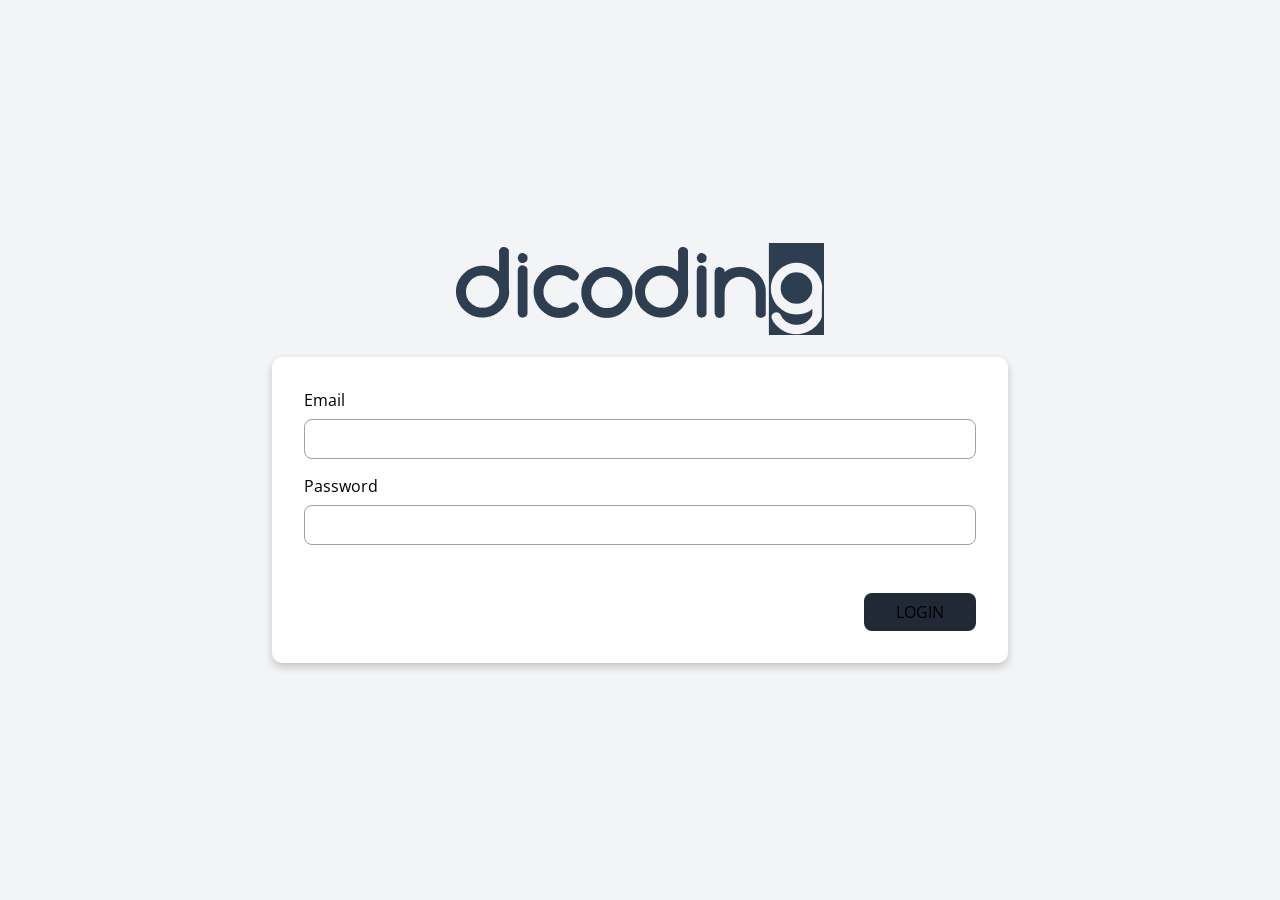
<file: Aplikasi Login dicoding/index.html>
<!DOCTYPE html>
<html lang="en">
  <head>
    <meta charset="UTF-8" />
    <meta name="viewport" content="width=device-width, user-scalable=no, initial-scale=1.0, maximum-scale=1.0, minimum-scale=1.0" />
    <meta http-equiv="X-UA-Compatible" content="ie=edge" />
    <link rel="preconnect" href="https://fonts.gstatic.com" />
    <link href="https://fonts.googleapis.com/css2?family=Open+Sans:wght@400;600;700&display=swap" rel="stylesheet" />
    <link rel="stylesheet" href="assets/styles/login-style.css" />
    <title>Login Apps</title>
  </head>
  <body>
    <main>
      <header>
        <img src="assets/images/dicoding-logo.png" alt="Dicoding logo" />
      </header>
      <form id="loginForm" class="login-input">
        <label for="inputEmail">Email</label>
        <input id="inputEmail" type="email" required />
        <label for="inputPassword">Password</label>
        <input id="inputPassword" type="password" required />
        <button id="buttonLogin" type="submit">Login</button>
      </form>
    </main>
    <div id="modal" class="pop-up-modal">
      <h2>Login gagal!</h2>
      <p>Silakan coba lagi</p>
    </div>

    <script src="assets/scripts/_init.js"></script>
    <script src="assets/scripts/login-script.js"></script>
  </body>
</html>
</file>
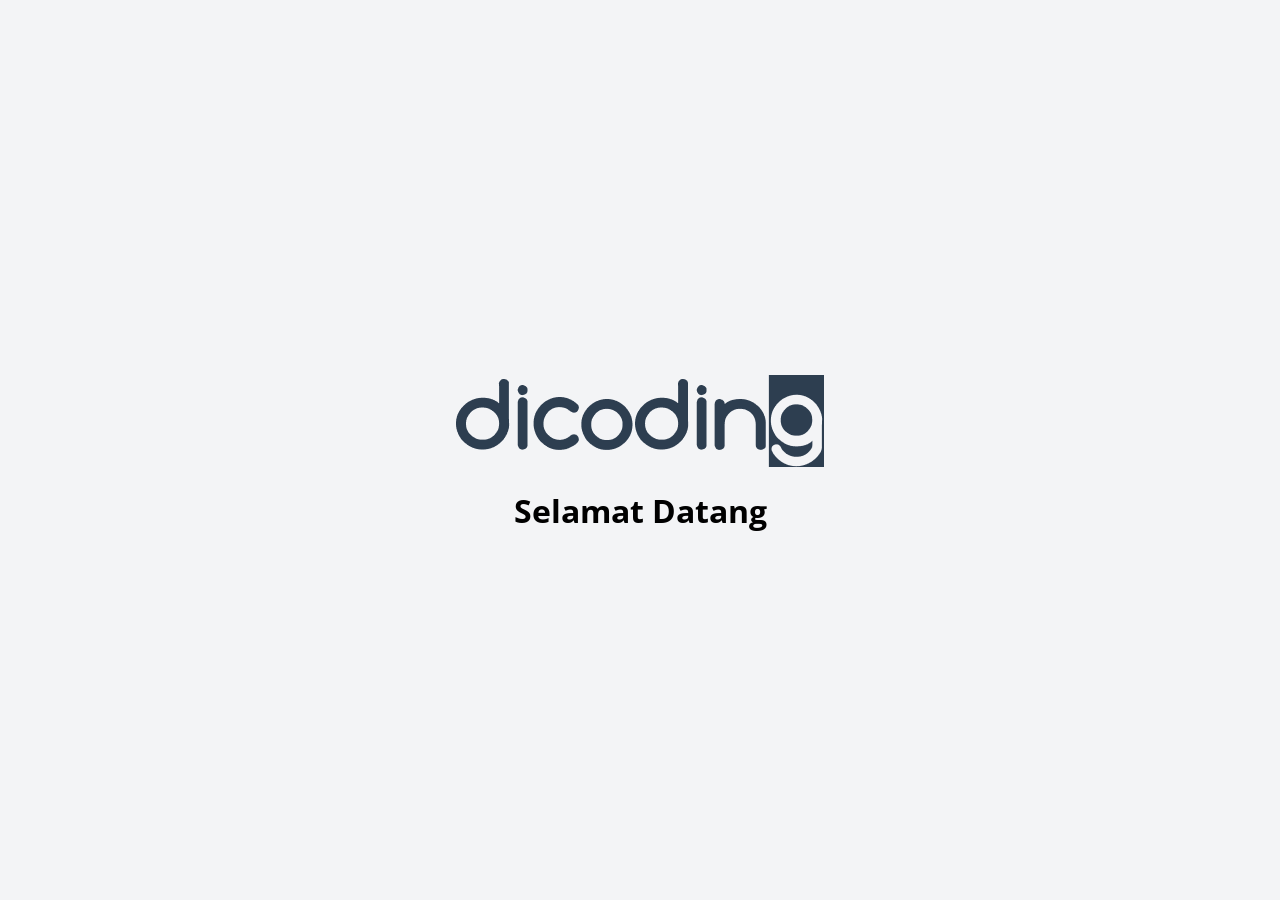
<file: Aplikasi Login dicoding/home.html>
<!doctype html>
<html lang="en">
<head>
    <meta charset="UTF-8">
    <meta name="viewport"
          content="width=device-width, user-scalable=no, initial-scale=1.0, maximum-scale=1.0, minimum-scale=1.0">
    <meta http-equiv="X-UA-Compatible" content="ie=edge">
    <link rel="preconnect" href="https://fonts.gstatic.com">
    <link href="https://fonts.googleapis.com/css2?family=Open+Sans:wght@400;600;700&display=swap" rel="stylesheet">
    <link rel="stylesheet" href="assets/styles/home-style.css">
    <title>Login Apps</title>
</head>
<body>
<main>
    <header>
        <img src="assets/images/dicoding-logo.png" alt="Dicoding logo">
    </header>
    <h1>Selamat Datang</h1>
</main>
</body>
</html>
</file>
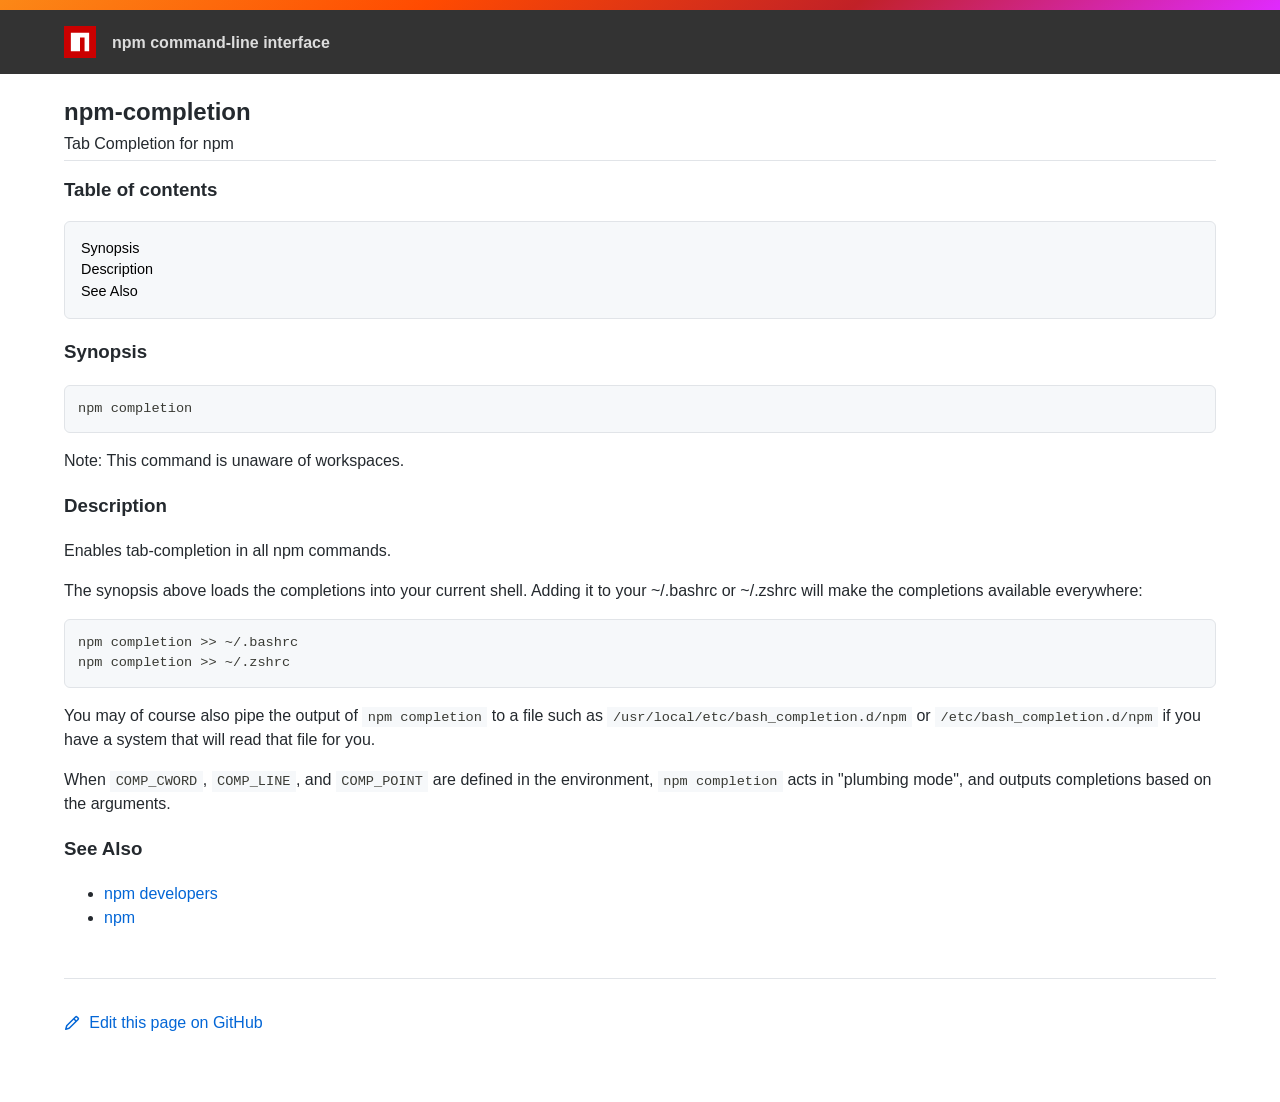
<file: FlutterProject/node_modules/npm/docs/output/commands/npm-completion.html>
<!DOCTYPE html><html><head>
<meta charset="utf-8">
<title>npm-completion</title>
<style>
body {
    background-color: #ffffff;
    color: #24292e;

    margin: 0;

    line-height: 1.5;

    font-family: -apple-system, BlinkMacSystemFont, "Segoe UI", Helvetica, Arial, sans-serif, "Apple Color Emoji", "Segoe UI Emoji";
}
#rainbar {
    height: 10px;
    background-image: linear-gradient(139deg, #fb8817, #ff4b01, #c12127, #e02aff);
}

a {
    text-decoration: none;
    color: #0366d6;
}
a:hover {
    text-decoration: underline;
}

pre {
    margin: 1em 0px;
    padding: 1em;
    border: solid 1px #e1e4e8;
    border-radius: 6px;

    display: block;
    overflow: auto;

    white-space: pre;

    background-color: #f6f8fa;
    color: #393a34;
}
code {
    font-family: SFMono-Regular, Consolas, "Liberation Mono", Menlo, Courier, monospace;
    font-size: 85%;
    padding: 0.2em 0.4em;
    background-color: #f6f8fa;
    color: #393a34;
}
pre > code {
    padding: 0;
    background-color: inherit;
    color: inherit;
}
h1, h2, h3 {
    font-weight: 600;
}

#logobar {
    background-color: #333333;
    margin: 0 auto;
    padding: 1em 4em;
}
#logobar .logo {
    float: left;
}
#logobar .title {
    font-weight: 600;
    color: #dddddd;
    float: left;
    margin: 5px 0 0 1em;
}
#logobar:after {
    content: "";
    display: block;
    clear: both;
}

#content {
    margin: 0 auto;
    padding: 0 4em;
}

#table_of_contents > h2 {
    font-size: 1.17em;
}
#table_of_contents ul:first-child {
    border: solid 1px #e1e4e8;
    border-radius: 6px;
    padding: 1em;
    background-color: #f6f8fa;
    color: #393a34;
}
#table_of_contents ul {
    list-style-type: none;
    padding-left: 1.5em;
}
#table_of_contents li {
    font-size: 0.9em;
}
#table_of_contents li a {
    color: #000000;
}

header.title {
    border-bottom: solid 1px #e1e4e8;
}
header.title > h1 {
    margin-bottom: 0.25em;
}
header.title > .description {
    display: block;
    margin-bottom: 0.5em;
    line-height: 1;
}

footer#edit {
    border-top: solid 1px #e1e4e8;
    margin: 3em 0 4em 0;
    padding-top: 2em;
}
</style>
</head>
<body>
<div id="banner">
<div id="rainbar"></div>
<div id="logobar">
<svg class="logo" role="img" height="32" width="32" viewBox="0 0 700 700">
<polygon fill="#cb0000" points="0,700 700,700 700,0 0,0"></polygon>
<polygon fill="#ffffff" points="150,550 350,550 350,250 450,250 450,550 550,550 550,150 150,150"></polygon>
</svg>
<div class="title">
npm command-line interface
</div>
</div>
</div>

<section id="content">
<header class="title">
<h1 id="npm-completion">npm-completion</h1>
<span class="description">Tab Completion for npm</span>
</header>

<section id="table_of_contents">
<h2 id="table-of-contents">Table of contents</h2>
<div id="_table_of_contents"><ul><li><a href="#synopsis">Synopsis</a></li><li><a href="#description">Description</a></li><li><a href="#see-also">See Also</a></li></ul></div>
</section>

<div id="_content"><h3 id="synopsis">Synopsis</h3>
<pre><code class="language-bash">npm completion
</code></pre>
<p>Note: This command is unaware of workspaces.</p>
<h3 id="description">Description</h3>
<p>Enables tab-completion in all npm commands.</p>
<p>The synopsis above
loads the completions into your current shell.  Adding it to
your ~/.bashrc or ~/.zshrc will make the completions available
everywhere:</p>
<pre><code class="language-bash">npm completion &gt;&gt; ~/.bashrc
npm completion &gt;&gt; ~/.zshrc
</code></pre>
<p>You may of course also pipe the output of <code>npm completion</code> to a file
such as <code>/usr/local/etc/bash_completion.d/npm</code> or
<code>/etc/bash_completion.d/npm</code> if you have a system that will read
that file for you.</p>
<p>When <code>COMP_CWORD</code>, <code>COMP_LINE</code>, and <code>COMP_POINT</code> are defined in the
environment, <code>npm completion</code> acts in "plumbing mode", and outputs
completions based on the arguments.</p>
<h3 id="see-also">See Also</h3>
<ul>
<li><a href="../using-npm/developers.html">npm developers</a></li>
<li><a href="../commands/npm.html">npm</a></li>
</ul></div>

<footer id="edit">
<a href="https://github.com/npm/cli/edit/latest/docs/content/commands/npm-completion.md">
<svg role="img" viewBox="0 0 16 16" width="16" height="16" fill="currentcolor" style="vertical-align: text-bottom; margin-right: 0.3em;">
<path fill-rule="evenodd" d="M11.013 1.427a1.75 1.75 0 012.474 0l1.086 1.086a1.75 1.75 0 010 2.474l-8.61 8.61c-.21.21-.47.364-.756.445l-3.251.93a.75.75 0 01-.927-.928l.929-3.25a1.75 1.75 0 01.445-.758l8.61-8.61zm1.414 1.06a.25.25 0 00-.354 0L10.811 3.75l1.439 1.44 1.263-1.263a.25.25 0 000-.354l-1.086-1.086zM11.189 6.25L9.75 4.81l-6.286 6.287a.25.25 0 00-.064.108l-.558 1.953 1.953-.558a.249.249 0 00.108-.064l6.286-6.286z"></path>
</svg>
Edit this page on GitHub
</a>
</footer>
</section>



</body></html>
</file>
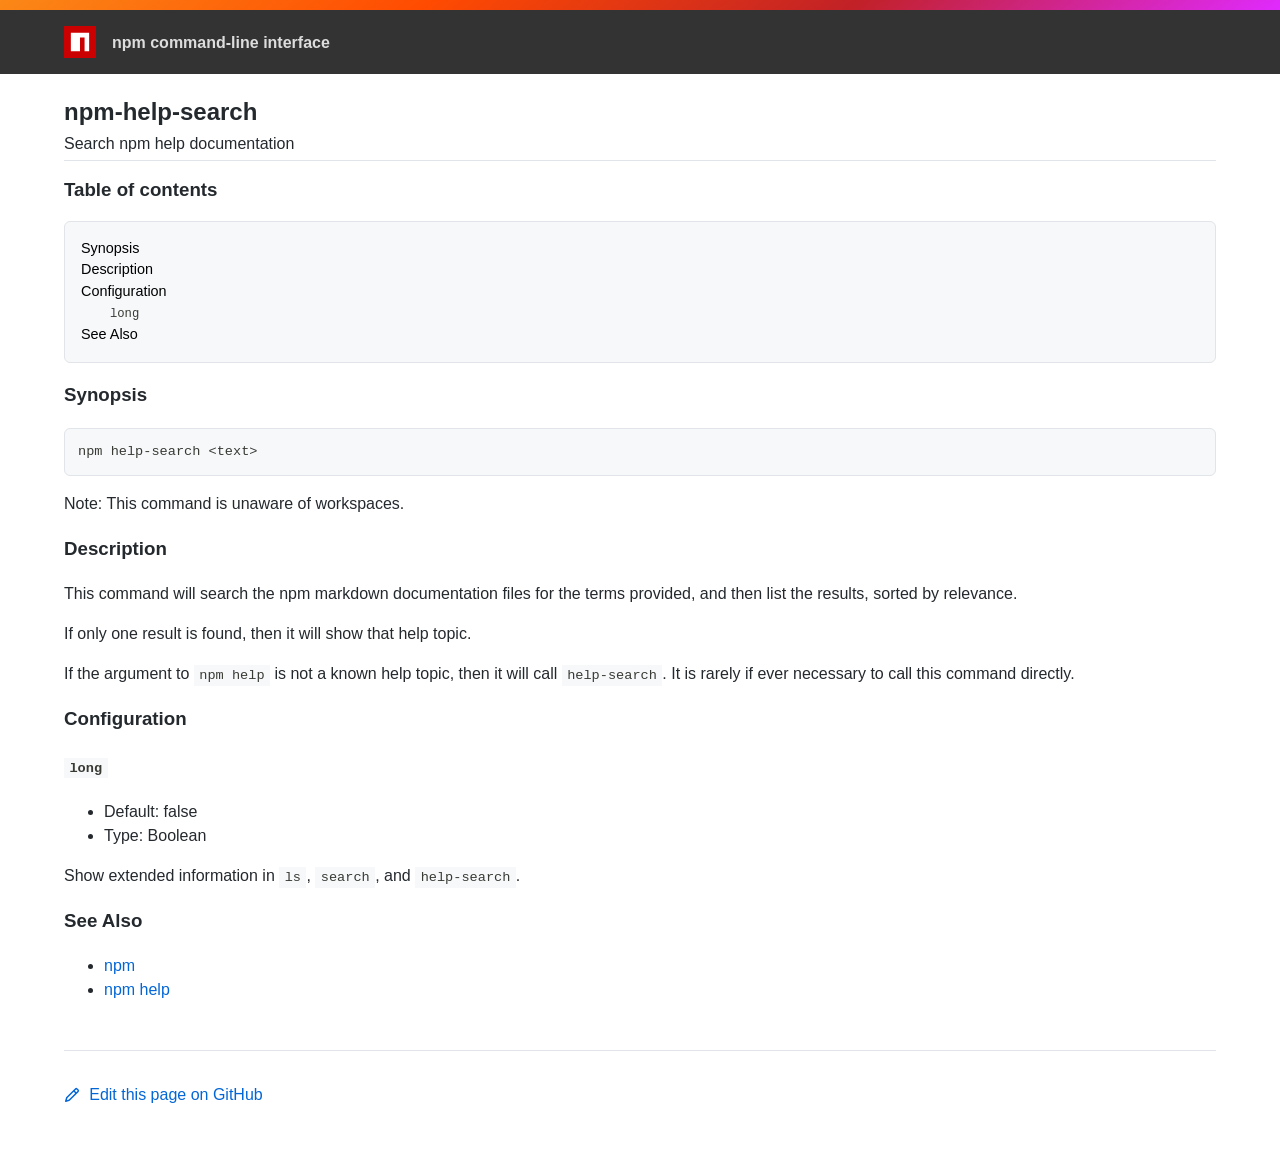
<file: FlutterProject/node_modules/npm/docs/output/commands/npm-help-search.html>
<!DOCTYPE html><html><head>
<meta charset="utf-8">
<title>npm-help-search</title>
<style>
body {
    background-color: #ffffff;
    color: #24292e;

    margin: 0;

    line-height: 1.5;

    font-family: -apple-system, BlinkMacSystemFont, "Segoe UI", Helvetica, Arial, sans-serif, "Apple Color Emoji", "Segoe UI Emoji";
}
#rainbar {
    height: 10px;
    background-image: linear-gradient(139deg, #fb8817, #ff4b01, #c12127, #e02aff);
}

a {
    text-decoration: none;
    color: #0366d6;
}
a:hover {
    text-decoration: underline;
}

pre {
    margin: 1em 0px;
    padding: 1em;
    border: solid 1px #e1e4e8;
    border-radius: 6px;

    display: block;
    overflow: auto;

    white-space: pre;

    background-color: #f6f8fa;
    color: #393a34;
}
code {
    font-family: SFMono-Regular, Consolas, "Liberation Mono", Menlo, Courier, monospace;
    font-size: 85%;
    padding: 0.2em 0.4em;
    background-color: #f6f8fa;
    color: #393a34;
}
pre > code {
    padding: 0;
    background-color: inherit;
    color: inherit;
}
h1, h2, h3 {
    font-weight: 600;
}

#logobar {
    background-color: #333333;
    margin: 0 auto;
    padding: 1em 4em;
}
#logobar .logo {
    float: left;
}
#logobar .title {
    font-weight: 600;
    color: #dddddd;
    float: left;
    margin: 5px 0 0 1em;
}
#logobar:after {
    content: "";
    display: block;
    clear: both;
}

#content {
    margin: 0 auto;
    padding: 0 4em;
}

#table_of_contents > h2 {
    font-size: 1.17em;
}
#table_of_contents ul:first-child {
    border: solid 1px #e1e4e8;
    border-radius: 6px;
    padding: 1em;
    background-color: #f6f8fa;
    color: #393a34;
}
#table_of_contents ul {
    list-style-type: none;
    padding-left: 1.5em;
}
#table_of_contents li {
    font-size: 0.9em;
}
#table_of_contents li a {
    color: #000000;
}

header.title {
    border-bottom: solid 1px #e1e4e8;
}
header.title > h1 {
    margin-bottom: 0.25em;
}
header.title > .description {
    display: block;
    margin-bottom: 0.5em;
    line-height: 1;
}

footer#edit {
    border-top: solid 1px #e1e4e8;
    margin: 3em 0 4em 0;
    padding-top: 2em;
}
</style>
</head>
<body>
<div id="banner">
<div id="rainbar"></div>
<div id="logobar">
<svg class="logo" role="img" height="32" width="32" viewBox="0 0 700 700">
<polygon fill="#cb0000" points="0,700 700,700 700,0 0,0"></polygon>
<polygon fill="#ffffff" points="150,550 350,550 350,250 450,250 450,550 550,550 550,150 150,150"></polygon>
</svg>
<div class="title">
npm command-line interface
</div>
</div>
</div>

<section id="content">
<header class="title">
<h1 id="npm-help-search">npm-help-search</h1>
<span class="description">Search npm help documentation</span>
</header>

<section id="table_of_contents">
<h2 id="table-of-contents">Table of contents</h2>
<div id="_table_of_contents"><ul><li><a href="#synopsis">Synopsis</a></li><li><a href="#description">Description</a></li><li><a href="#configuration">Configuration</a></li><ul><li><a href="#long"><code>long</code></a></li></ul><li><a href="#see-also">See Also</a></li></ul></div>
</section>

<div id="_content"><h3 id="synopsis">Synopsis</h3>
<pre><code class="language-bash">npm help-search &lt;text&gt;
</code></pre>
<p>Note: This command is unaware of workspaces.</p>
<h3 id="description">Description</h3>
<p>This command will search the npm markdown documentation files for the terms
provided, and then list the results, sorted by relevance.</p>
<p>If only one result is found, then it will show that help topic.</p>
<p>If the argument to <code>npm help</code> is not a known help topic, then it will call
<code>help-search</code>.  It is rarely if ever necessary to call this command
directly.</p>
<h3 id="configuration">Configuration</h3>
<h4 id="long"><code>long</code></h4>
<ul>
<li>Default: false</li>
<li>Type: Boolean</li>
</ul>
<p>Show extended information in <code>ls</code>, <code>search</code>, and <code>help-search</code>.</p>
<h3 id="see-also">See Also</h3>
<ul>
<li><a href="../commands/npm.html">npm</a></li>
<li><a href="../commands/npm-help.html">npm help</a></li>
</ul></div>

<footer id="edit">
<a href="https://github.com/npm/cli/edit/latest/docs/content/commands/npm-help-search.md">
<svg role="img" viewBox="0 0 16 16" width="16" height="16" fill="currentcolor" style="vertical-align: text-bottom; margin-right: 0.3em;">
<path fill-rule="evenodd" d="M11.013 1.427a1.75 1.75 0 012.474 0l1.086 1.086a1.75 1.75 0 010 2.474l-8.61 8.61c-.21.21-.47.364-.756.445l-3.251.93a.75.75 0 01-.927-.928l.929-3.25a1.75 1.75 0 01.445-.758l8.61-8.61zm1.414 1.06a.25.25 0 00-.354 0L10.811 3.75l1.439 1.44 1.263-1.263a.25.25 0 000-.354l-1.086-1.086zM11.189 6.25L9.75 4.81l-6.286 6.287a.25.25 0 00-.064.108l-.558 1.953 1.953-.558a.249.249 0 00.108-.064l6.286-6.286z"></path>
</svg>
Edit this page on GitHub
</a>
</footer>
</section>



</body></html>
</file>
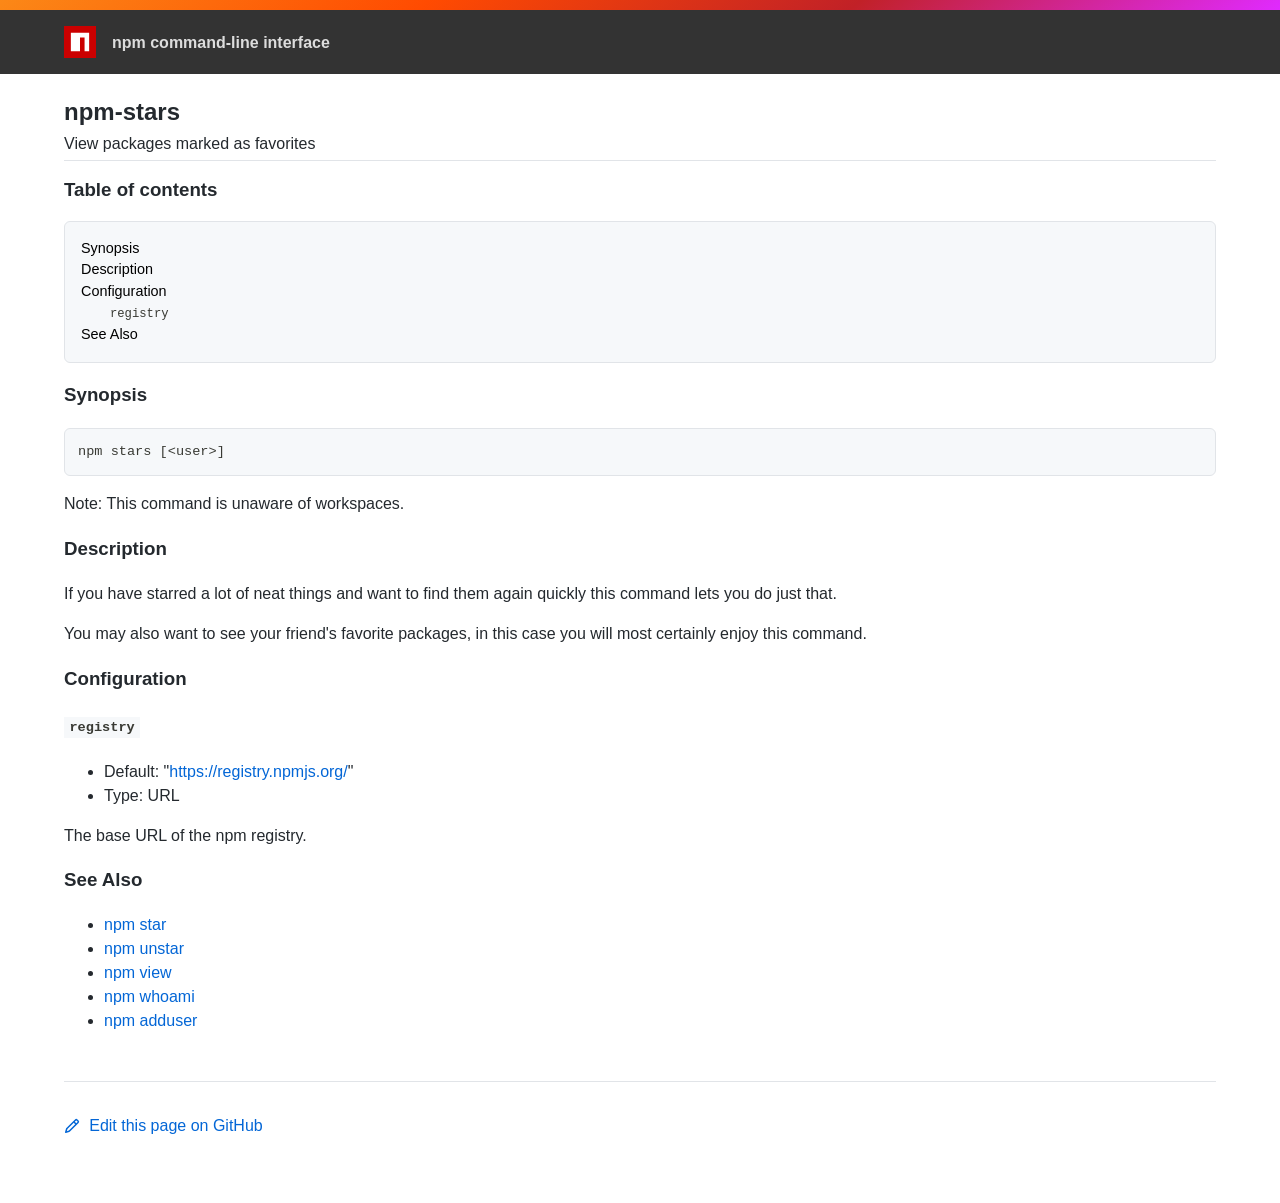
<file: FlutterProject/node_modules/npm/docs/output/commands/npm-stars.html>
<!DOCTYPE html><html><head>
<meta charset="utf-8">
<title>npm-stars</title>
<style>
body {
    background-color: #ffffff;
    color: #24292e;

    margin: 0;

    line-height: 1.5;

    font-family: -apple-system, BlinkMacSystemFont, "Segoe UI", Helvetica, Arial, sans-serif, "Apple Color Emoji", "Segoe UI Emoji";
}
#rainbar {
    height: 10px;
    background-image: linear-gradient(139deg, #fb8817, #ff4b01, #c12127, #e02aff);
}

a {
    text-decoration: none;
    color: #0366d6;
}
a:hover {
    text-decoration: underline;
}

pre {
    margin: 1em 0px;
    padding: 1em;
    border: solid 1px #e1e4e8;
    border-radius: 6px;

    display: block;
    overflow: auto;

    white-space: pre;

    background-color: #f6f8fa;
    color: #393a34;
}
code {
    font-family: SFMono-Regular, Consolas, "Liberation Mono", Menlo, Courier, monospace;
    font-size: 85%;
    padding: 0.2em 0.4em;
    background-color: #f6f8fa;
    color: #393a34;
}
pre > code {
    padding: 0;
    background-color: inherit;
    color: inherit;
}
h1, h2, h3 {
    font-weight: 600;
}

#logobar {
    background-color: #333333;
    margin: 0 auto;
    padding: 1em 4em;
}
#logobar .logo {
    float: left;
}
#logobar .title {
    font-weight: 600;
    color: #dddddd;
    float: left;
    margin: 5px 0 0 1em;
}
#logobar:after {
    content: "";
    display: block;
    clear: both;
}

#content {
    margin: 0 auto;
    padding: 0 4em;
}

#table_of_contents > h2 {
    font-size: 1.17em;
}
#table_of_contents ul:first-child {
    border: solid 1px #e1e4e8;
    border-radius: 6px;
    padding: 1em;
    background-color: #f6f8fa;
    color: #393a34;
}
#table_of_contents ul {
    list-style-type: none;
    padding-left: 1.5em;
}
#table_of_contents li {
    font-size: 0.9em;
}
#table_of_contents li a {
    color: #000000;
}

header.title {
    border-bottom: solid 1px #e1e4e8;
}
header.title > h1 {
    margin-bottom: 0.25em;
}
header.title > .description {
    display: block;
    margin-bottom: 0.5em;
    line-height: 1;
}

footer#edit {
    border-top: solid 1px #e1e4e8;
    margin: 3em 0 4em 0;
    padding-top: 2em;
}
</style>
</head>
<body>
<div id="banner">
<div id="rainbar"></div>
<div id="logobar">
<svg class="logo" role="img" height="32" width="32" viewBox="0 0 700 700">
<polygon fill="#cb0000" points="0,700 700,700 700,0 0,0"></polygon>
<polygon fill="#ffffff" points="150,550 350,550 350,250 450,250 450,550 550,550 550,150 150,150"></polygon>
</svg>
<div class="title">
npm command-line interface
</div>
</div>
</div>

<section id="content">
<header class="title">
<h1 id="npm-stars">npm-stars</h1>
<span class="description">View packages marked as favorites</span>
</header>

<section id="table_of_contents">
<h2 id="table-of-contents">Table of contents</h2>
<div id="_table_of_contents"><ul><li><a href="#synopsis">Synopsis</a></li><li><a href="#description">Description</a></li><li><a href="#configuration">Configuration</a></li><ul><li><a href="#registry"><code>registry</code></a></li></ul><li><a href="#see-also">See Also</a></li></ul></div>
</section>

<div id="_content"><h3 id="synopsis">Synopsis</h3>
<pre><code class="language-bash">npm stars [&lt;user&gt;]
</code></pre>
<p>Note: This command is unaware of workspaces.</p>
<h3 id="description">Description</h3>
<p>If you have starred a lot of neat things and want to find them again
quickly this command lets you do just that.</p>
<p>You may also want to see your friend's favorite packages, in this case
you will most certainly enjoy this command.</p>
<h3 id="configuration">Configuration</h3>
<h4 id="registry"><code>registry</code></h4>
<ul>
<li>Default: "<a href="https://registry.npmjs.org/">https://registry.npmjs.org/</a>"</li>
<li>Type: URL</li>
</ul>
<p>The base URL of the npm registry.</p>
<h3 id="see-also">See Also</h3>
<ul>
<li><a href="../commands/npm-star.html">npm star</a></li>
<li><a href="../commands/npm-unstar.html">npm unstar</a></li>
<li><a href="../commands/npm-view.html">npm view</a></li>
<li><a href="../commands/npm-whoami.html">npm whoami</a></li>
<li><a href="../commands/npm-adduser.html">npm adduser</a></li>
</ul></div>

<footer id="edit">
<a href="https://github.com/npm/cli/edit/latest/docs/content/commands/npm-stars.md">
<svg role="img" viewBox="0 0 16 16" width="16" height="16" fill="currentcolor" style="vertical-align: text-bottom; margin-right: 0.3em;">
<path fill-rule="evenodd" d="M11.013 1.427a1.75 1.75 0 012.474 0l1.086 1.086a1.75 1.75 0 010 2.474l-8.61 8.61c-.21.21-.47.364-.756.445l-3.251.93a.75.75 0 01-.927-.928l.929-3.25a1.75 1.75 0 01.445-.758l8.61-8.61zm1.414 1.06a.25.25 0 00-.354 0L10.811 3.75l1.439 1.44 1.263-1.263a.25.25 0 000-.354l-1.086-1.086zM11.189 6.25L9.75 4.81l-6.286 6.287a.25.25 0 00-.064.108l-.558 1.953 1.953-.558a.249.249 0 00.108-.064l6.286-6.286z"></path>
</svg>
Edit this page on GitHub
</a>
</footer>
</section>



</body></html>
</file>
<file: Aplikasi Login dicoding/assets/styles/login-style.css>
/**
 * styling untuk halaman login
 */

* {
  padding: 0;
  margin: 0;
  box-sizing: border-box;
  font-family: "Open Sans", sans-serif;
}

body {
  display: flex;
  align-items: center;
  justify-content: center;
  flex-direction: column;
  min-height: 100vh;
  background-color: #f3f4f6;
}

main {
  width: 100%;
  max-width: 800px;
  padding: 32px;
}

main img {
  display: block;
  margin: 0 auto 16px auto;
  width: 100%;
  max-width: 376px;
}

.login-input {
  padding: 32px;
  background-color: white;
  border-radius: 10px;
  box-shadow: 0 4px 8px 0 rgba(0, 0, 0, 0.2);
  overflow: auto;
}

.login-input input {
  display: block;
  width: 100%;
  font-size: 16px;
  padding: 8px;
  margin: 8px 0 16px 0;
  border: 1px solid #a0a0a0;
  border-radius: 8px;
}

.login-input button {
  margin-top: 32px;
  padding: 8px 32px;
  background-color: #212936;
  border: 0;
  border-radius: 8px;
  font-size: 16px;
  color: #000000;
  font-weight: normal;
  text-transform: uppercase;
  float: right;
  cursor: pointer;
}

.pop-up-modal {
  position: fixed;
  padding: 8px 32px;
  background-color: #cc0000;
  color: white;
  bottom: -100px;
  opacity: 0;
  text-transform: capitalize;
  box-shadow: 0 4px 8px 0 rgba(0, 0, 0, 0.2);
  border-radius: 10px;
  text-align: center;
  transition: bottom ease-in-out 0.3s, opacity ease-in-out 0.3s;
}

.pop-up-modal h2 {
  padding: 6px;
}

.pop-up-modal p {
  font-size: 14px;
  margin-bottom: 6px;
}

.pop-up-modal.display {
  bottom: 32px;
  opacity: 1;
}
</file>
<file: Aplikasi Login dicoding/assets/styles/home-style.css>
/**
 * styling untuk halaman home
 */

* {
    padding: 0;
    margin: 0;
    box-sizing: border-box;
    font-family: 'Open Sans', sans-serif;
}

body {
    display: flex;
    align-items: center;
    justify-content: center;
    flex-direction: column;
    min-height: 100vh;
    background-color: #F3F4F6;
}

main {
    width: 100%;
    max-width: 800px;
    padding: 32px;
}

main img {
    display: block;
    margin: 0 auto 16px auto;
    width: 100%;
    max-width: 376px;
}

main h1 {
    text-align: center;
}
</file>
